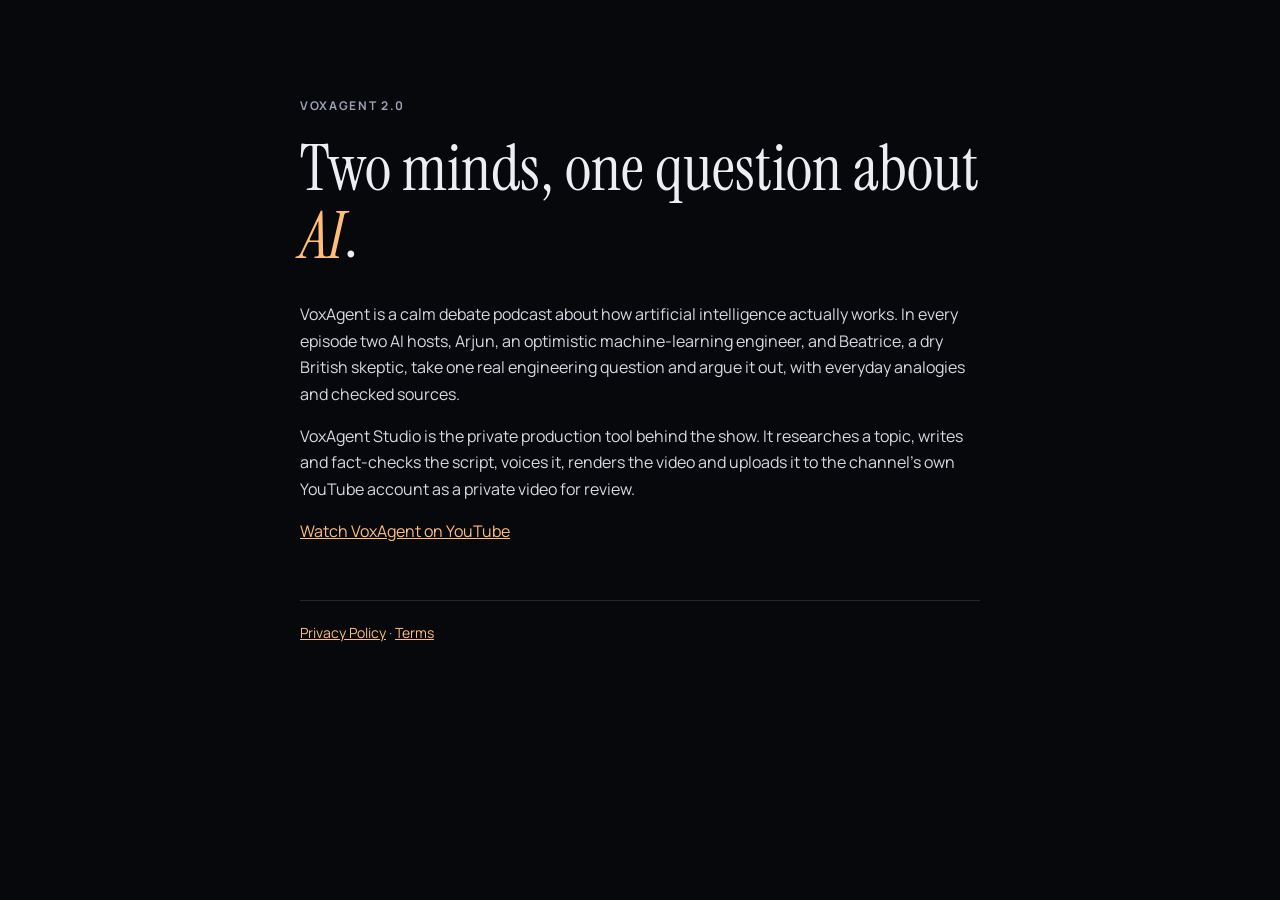
<file: index.html>
<!doctype html>
<html lang="en">
<head>
<meta charset="utf-8"><meta name="viewport" content="width=device-width, initial-scale=1">
<title>VoxAgent Studio</title>
<meta name="description" content="VoxAgent Studio produces the VoxAgent podcast: two AI hosts debating how AI actually works.">
<link rel="preconnect" href="https://fonts.googleapis.com"><link rel="preconnect" href="https://fonts.gstatic.com" crossorigin>
<link rel="stylesheet" href="https://fonts.googleapis.com/css2?family=Instrument+Serif:ital@0;1&family=Manrope:wght@400;700&display=swap">
<link rel="stylesheet" href="style.css">
</head>
<body><main>
<div class="label">VoxAgent 2.0</div>
<h1>Two minds, one question about <em>AI</em>.</h1>
<p>VoxAgent is a calm debate podcast about how artificial intelligence actually works. In every episode two AI hosts,
Arjun, an optimistic machine-learning engineer, and Beatrice, a dry British skeptic, take one real engineering
question and argue it out, with everyday analogies and checked sources.</p>
<p>VoxAgent Studio is the private production tool behind the show. It researches a topic, writes and fact-checks
the script, voices it, renders the video and uploads it to the channel's own YouTube account as a private video
for review.</p>
<p><a href="https://www.youtube.com/@VoxAgent">Watch VoxAgent on YouTube</a></p>
<footer><a href="privacy.html">Privacy Policy</a> · <a href="terms.html">Terms</a></footer>
</main></body>
</html>
</file>
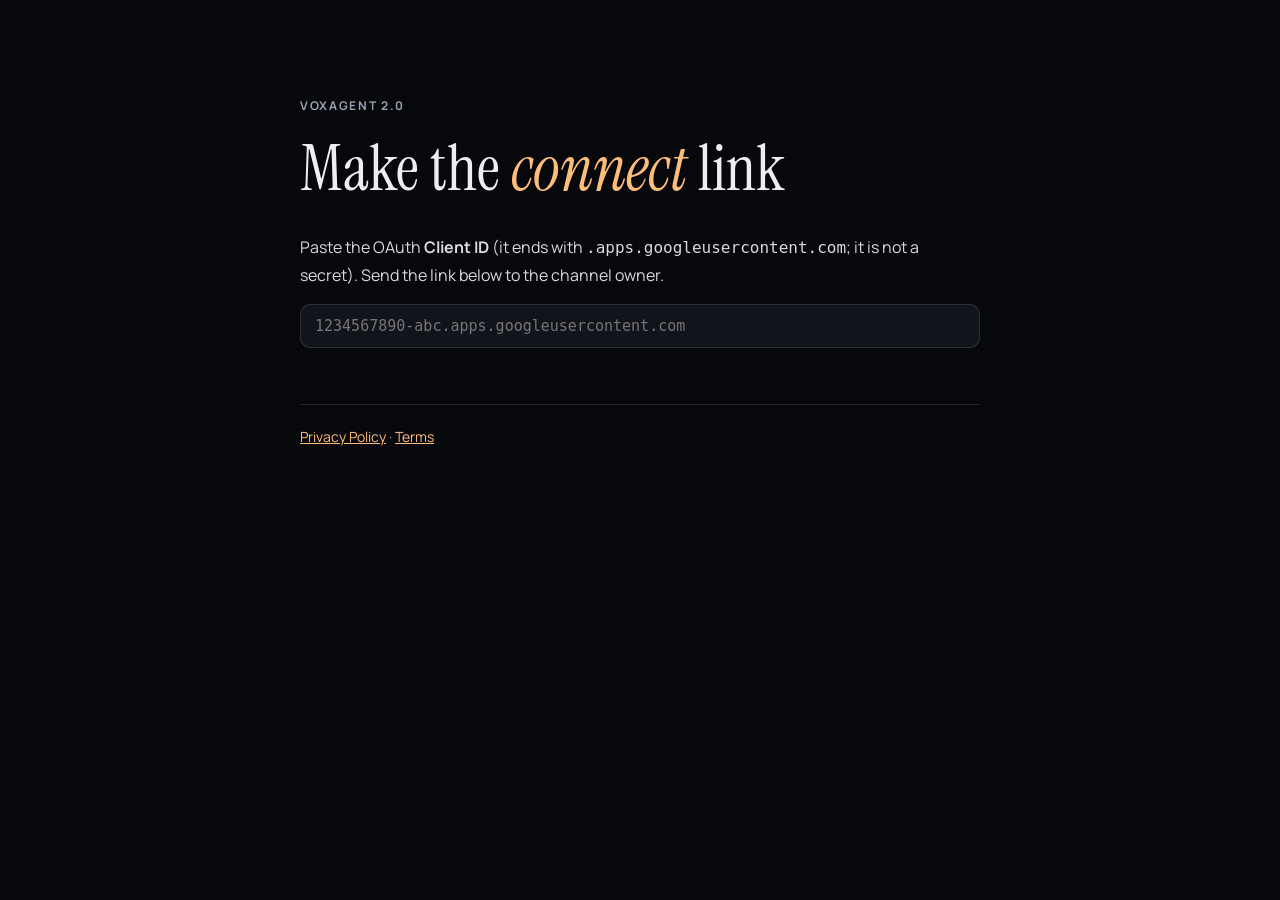
<file: voxagent-connect/index.html>
<!doctype html>
<html lang="en">
<head>
<meta charset="utf-8"><meta name="viewport" content="width=device-width, initial-scale=1">
<meta name="robots" content="noindex">
<title>Connect VoxAgent</title>
<link rel="preconnect" href="https://fonts.googleapis.com"><link rel="preconnect" href="https://fonts.gstatic.com" crossorigin>
<link rel="stylesheet" href="https://fonts.googleapis.com/css2?family=Instrument+Serif:ital@0;1&family=Manrope:wght@400;700&display=swap">
<link rel="stylesheet" href="../style.css">
<style>
  .btn { display:inline-block; margin:18px 0 8px; padding:16px 26px; border-radius:999px; background:var(--amber); color:#14100b;
    font-weight:700; text-decoration:none; border:0; font:700 17px var(--sans); cursor:pointer }
  .code { font:600 15px ui-monospace, Menlo, monospace; background:#11141b; border:1px solid var(--line); border-radius:12px;
    padding:14px 16px; word-break:break-all; color:#fff; margin:14px 0 4px }
  input { width:100%; font:15px ui-monospace, Menlo, monospace; padding:12px 14px; border-radius:10px; border:1px solid var(--line);
    background:#11141b; color:#fff }
  ol li { margin:.35em 0 } .ok { color:#7df0cd } .hide { display:none }
</style>
</head>
<body><main>
<div class="label">VoxAgent 2.0</div>

<!-- 1. For the channel owner: one button -->
<section id="owner" class="hide">
  <h1>Connect the <em>VoxAgent</em> channel</h1>
  <p>This lets VoxAgent Studio upload new episodes to the channel as <b>private</b> videos. Nothing is published
  publicly by it; your password is never shared, and you can remove the access any time in your Google Account
  (Security → Third-party access).</p>
  <ol>
    <li>Press the button and sign in with the account that owns the channel.</li>
    <li>If Google asks which channel or account, choose <b>VoxAgent</b>.</li>
    <li>If you see “Google hasn’t verified this app”: <b>Advanced → Go to VoxAgent Studio</b>, then <b>Continue / Allow</b>.</li>
    <li>You come back here with a code. Copy it and send it to Olena (it works only once, for 10 minutes).</li>
  </ol>
  <a class="btn" id="go" href="#">Connect VoxAgent</a>
</section>

<!-- 2. Back from Google: the code to send -->
<section id="done" class="hide">
  <h1 class="ok">Done, thank you!</h1>
  <p>Copy this code and send it to Olena now. It works once and expires in 10 minutes.</p>
  <div class="code" id="code"></div>
  <button class="btn" id="copy">Copy code</button>
</section>

<!-- 3. Google said no -->
<section id="error" class="hide">
  <h1>Not connected</h1>
  <p id="errtext"></p>
  <p>You can close this page, or <a href="#" id="retry">try again</a>.</p>
</section>

<!-- 0. For Olena: make the link to send -->
<section id="maker" class="hide">
  <h1>Make the <em>connect</em> link</h1>
  <p>Paste the OAuth <b>Client ID</b> (it ends with <code>.apps.googleusercontent.com</code>; it is not a secret).
  Send the link below to the channel owner.</p>
  <input id="cid" placeholder="1234567890-abc.apps.googleusercontent.com" autocomplete="off">
  <div class="code hide" id="link"></div>
  <button class="btn hide" id="copylink">Copy link</button>
</section>

<footer><a href="../privacy.html">Privacy Policy</a> · <a href="../terms.html">Terms</a></footer>
</main>
<script>
const here = location.origin + location.pathname;               // also the OAuth redirect URI
const q = new URLSearchParams(location.search);
const show = id => document.getElementById(id).classList.remove("hide");
const copy = (text, btn) => navigator.clipboard.writeText(text).then(() => { btn.textContent = "Copied"; });

function authUrl(cid) {
  const p = new URLSearchParams({
    client_id: cid, redirect_uri: here, response_type: "code", access_type: "offline", prompt: "consent",
    include_granted_scopes: "true", state: cid,
    scope: "https://www.googleapis.com/auth/youtube.upload https://www.googleapis.com/auth/youtube https://www.googleapis.com/auth/youtube.force-ssl",
  });
  return "https://accounts.google.com/o/oauth2/v2/auth?" + p;
}

if (q.get("code")) {
  show("done");
  document.getElementById("code").textContent = q.get("code");
  document.getElementById("copy").onclick = e => copy(q.get("code"), e.target);
  history.replaceState(null, "", here);                          // keep the code out of the address bar history
} else if (q.get("error")) {
  show("error");
  document.getElementById("errtext").textContent = "Google answered: " + q.get("error") + ".";
  const cid = q.get("state");
  document.getElementById("retry").href = cid ? here + "?c=" + encodeURIComponent(cid) : here;
} else if (q.get("c")) {
  show("owner");
  document.getElementById("go").href = authUrl(q.get("c"));
} else {
  show("maker");
  const input = document.getElementById("cid"), out = document.getElementById("link"), btn = document.getElementById("copylink");
  input.oninput = () => {
    const cid = input.value.trim();
    const ok = /\.apps\.googleusercontent\.com$/.test(cid);
    out.classList.toggle("hide", !ok); btn.classList.toggle("hide", !ok);
    if (ok) { out.textContent = here + "?c=" + encodeURIComponent(cid); btn.textContent = "Copy link"; }
  };
  btn.onclick = e => copy(out.textContent, e.target);
}
</script>
</body>
</html>
</file>
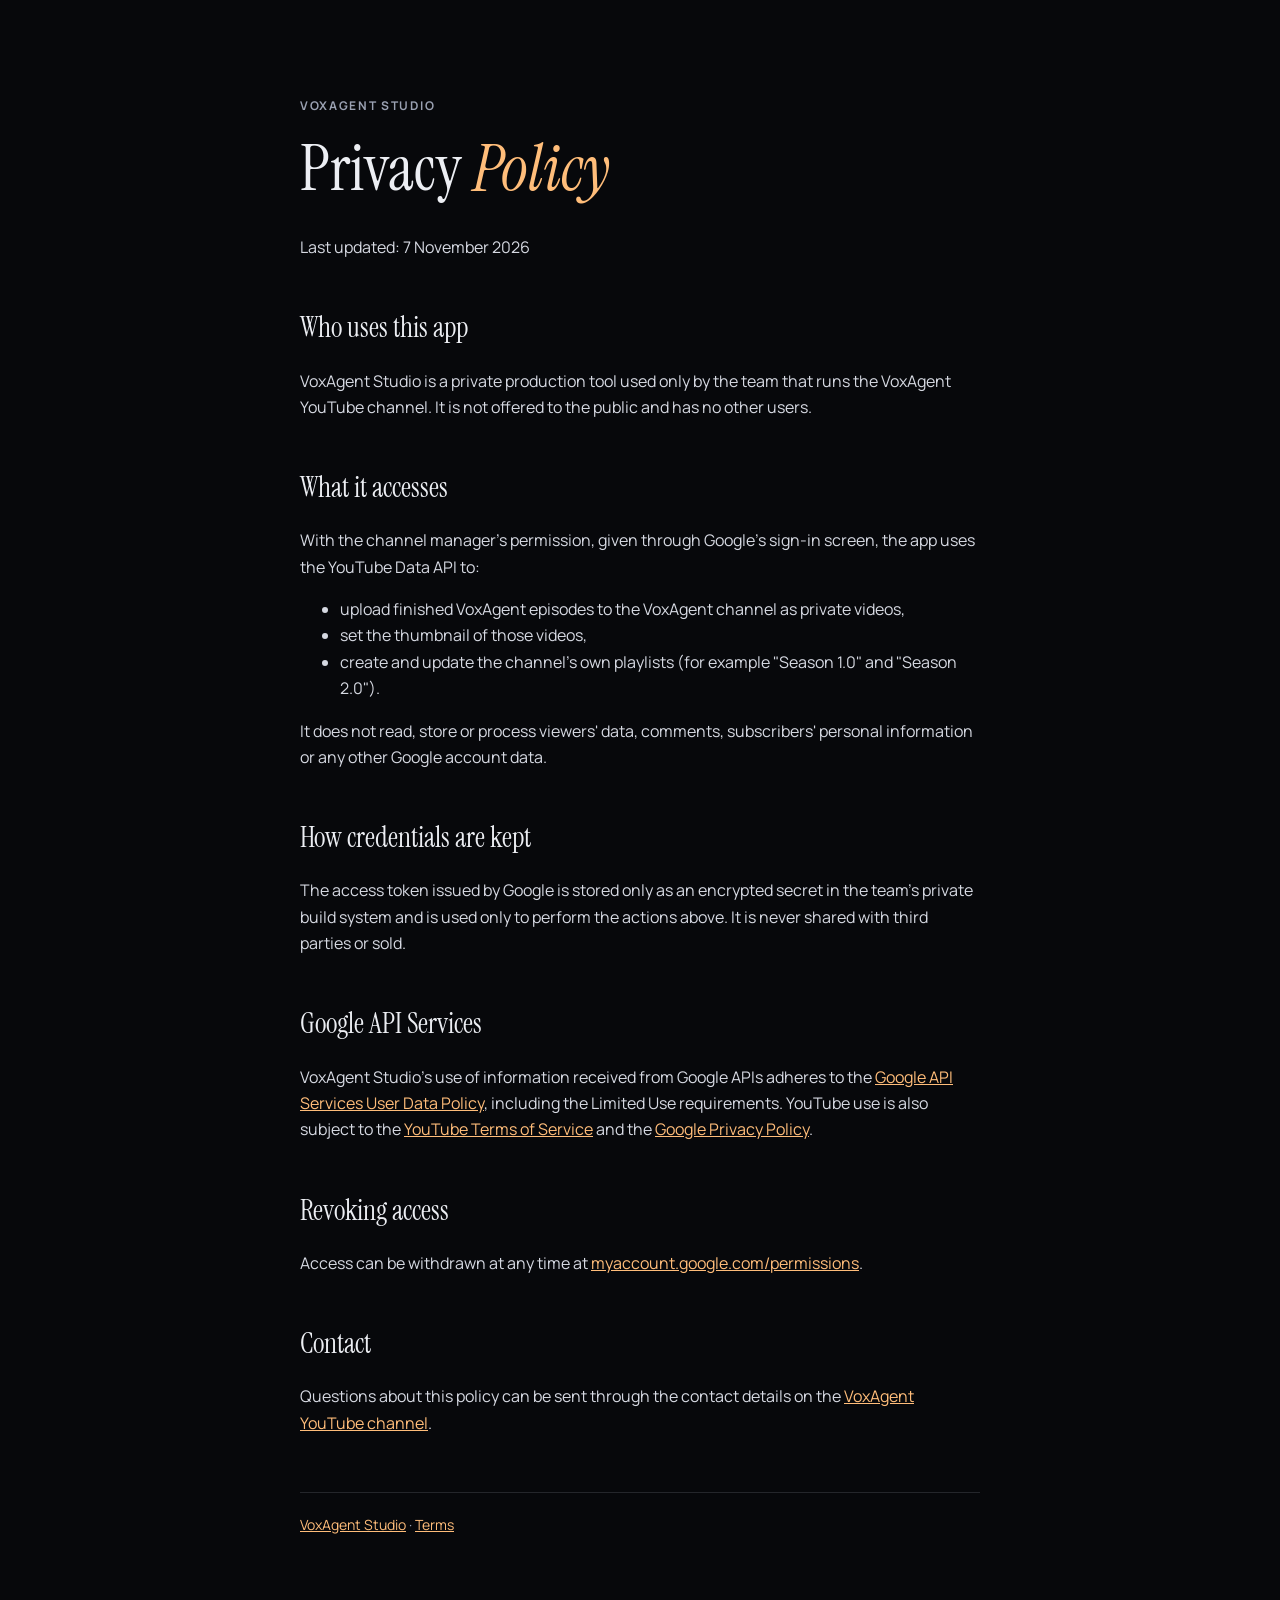
<file: privacy.html>
<!doctype html>
<html lang="en">
<head>
<meta charset="utf-8"><meta name="viewport" content="width=device-width, initial-scale=1">
<title>VoxAgent Studio Privacy Policy</title>
<link rel="preconnect" href="https://fonts.googleapis.com"><link rel="preconnect" href="https://fonts.gstatic.com" crossorigin>
<link rel="stylesheet" href="https://fonts.googleapis.com/css2?family=Instrument+Serif:ital@0;1&family=Manrope:wght@400;700&display=swap">
<link rel="stylesheet" href="style.css">
</head>
<body><main>
<div class="label">VoxAgent Studio</div>
<h1>Privacy <em>Policy</em></h1>
<p>Last updated: 7 November 2026</p>

<h2>Who uses this app</h2>
<p>VoxAgent Studio is a private production tool used only by the team that runs the VoxAgent YouTube channel.
It is not offered to the public and has no other users.</p>

<h2>What it accesses</h2>
<p>With the channel manager's permission, given through Google's sign-in screen, the app uses the YouTube Data API to:</p>
<ul>
<li>upload finished VoxAgent episodes to the VoxAgent channel as private videos,</li>
<li>set the thumbnail of those videos,</li>
<li>create and update the channel's own playlists (for example "Season 1.0" and "Season 2.0").</li>
</ul>
<p>It does not read, store or process viewers' data, comments, subscribers' personal information or any other
Google account data.</p>

<h2>How credentials are kept</h2>
<p>The access token issued by Google is stored only as an encrypted secret in the team's private build system and is
used only to perform the actions above. It is never shared with third parties or sold.</p>

<h2>Google API Services</h2>
<p>VoxAgent Studio's use of information received from Google APIs adheres to the
<a href="https://developers.google.com/terms/api-services-user-data-policy">Google API Services User Data Policy</a>,
including the Limited Use requirements. YouTube use is also subject to the
<a href="https://www.youtube.com/t/terms">YouTube Terms of Service</a> and the
<a href="https://policies.google.com/privacy">Google Privacy Policy</a>.</p>

<h2>Revoking access</h2>
<p>Access can be withdrawn at any time at
<a href="https://myaccount.google.com/permissions">myaccount.google.com/permissions</a>.</p>

<h2>Contact</h2>
<p>Questions about this policy can be sent through the contact details on the
<a href="https://www.youtube.com/@VoxAgent/about">VoxAgent YouTube channel</a>.</p>

<footer><a href="index.html">VoxAgent Studio</a> · <a href="terms.html">Terms</a></footer>
</main></body>
</html>
</file>
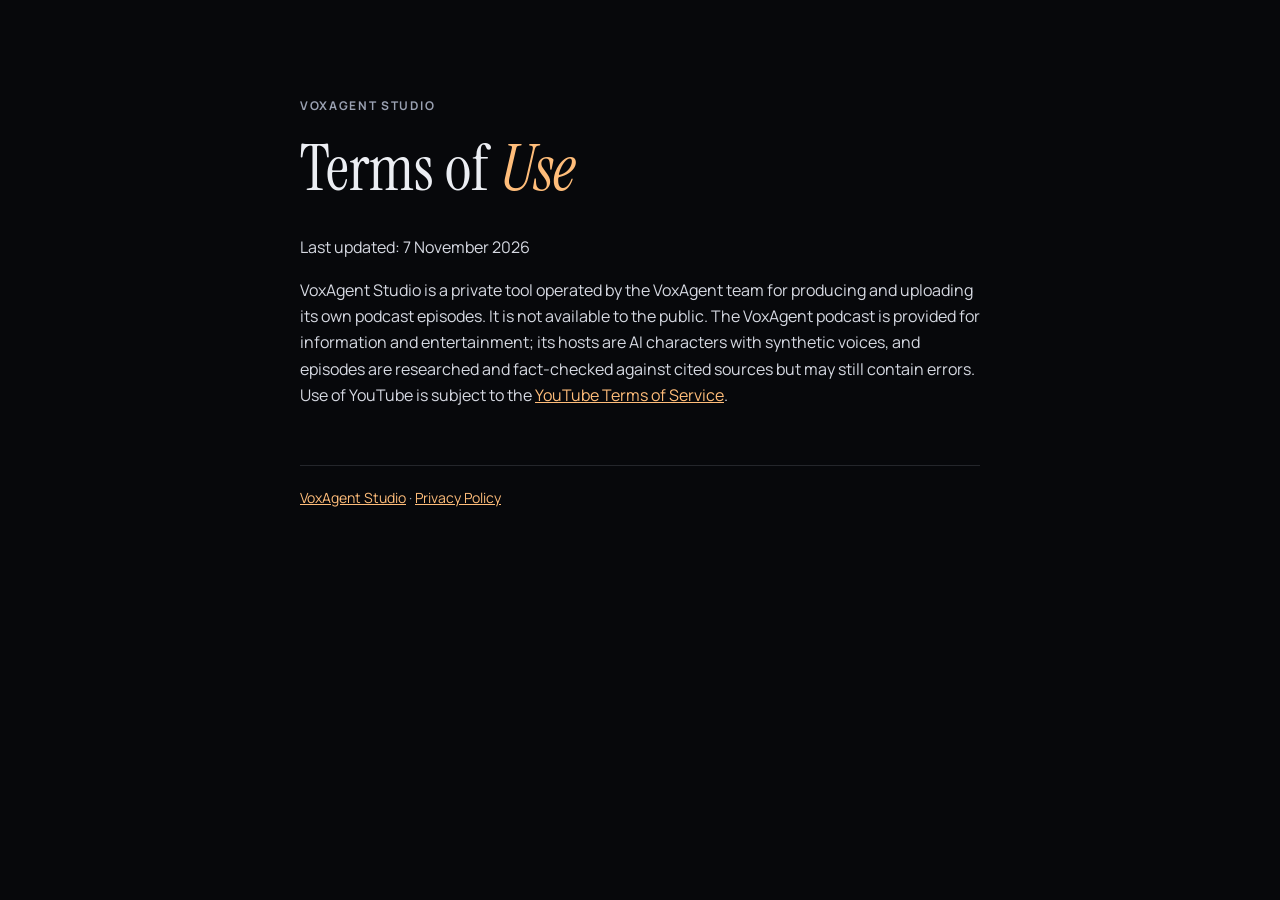
<file: terms.html>
<!doctype html>
<html lang="en">
<head>
<meta charset="utf-8"><meta name="viewport" content="width=device-width, initial-scale=1">
<title>VoxAgent Studio Terms</title>
<link rel="preconnect" href="https://fonts.googleapis.com"><link rel="preconnect" href="https://fonts.gstatic.com" crossorigin>
<link rel="stylesheet" href="https://fonts.googleapis.com/css2?family=Instrument+Serif:ital@0;1&family=Manrope:wght@400;700&display=swap">
<link rel="stylesheet" href="style.css">
</head>
<body><main>
<div class="label">VoxAgent Studio</div>
<h1>Terms of <em>Use</em></h1>
<p>Last updated: 7 November 2026</p>
<p>VoxAgent Studio is a private tool operated by the VoxAgent team for producing and uploading its own podcast
episodes. It is not available to the public. The VoxAgent podcast is provided for information and entertainment;
its hosts are AI characters with synthetic voices, and episodes are researched and fact-checked against cited
sources but may still contain errors. Use of YouTube is subject to the
<a href="https://www.youtube.com/t/terms">YouTube Terms of Service</a>.</p>
<footer><a href="index.html">VoxAgent Studio</a> · <a href="privacy.html">Privacy Policy</a></footer>
</main></body>
</html>
</file>
<file: style.css>
:root { color-scheme: dark; --bg:#07080b; --ink:#eceef3; --dim:#9aa1b2; --amber:#ffbd7a; --line:rgba(210,218,240,.14);
  --serif:"Instrument Serif", Georgia, serif; --sans:"Manrope", system-ui, sans-serif; }
* { box-sizing:border-box }
body { margin:0; background:var(--bg); color:var(--ink); font:16px/1.65 var(--sans);
  padding:clamp(32px,8vw,96px) max(20px, env(safe-area-inset-left)) 64px; }
main { max-width:680px; margin:0 auto }
.label { font-size:12px; letter-spacing:.14em; text-transform:uppercase; color:var(--dim); font-weight:700 }
h1 { font-family:var(--serif); font-weight:400; font-size:clamp(40px,7vw,64px); line-height:1.05; margin:.3em 0 .5em }
h1 em { color:var(--amber) }
h2 { font-family:var(--serif); font-weight:400; font-size:28px; margin:1.6em 0 .3em }
p, li { color:#d6d9e2 } a { color:var(--amber) }
footer { margin-top:56px; padding-top:20px; border-top:1px solid var(--line); color:var(--dim); font-size:14px }
</file>
